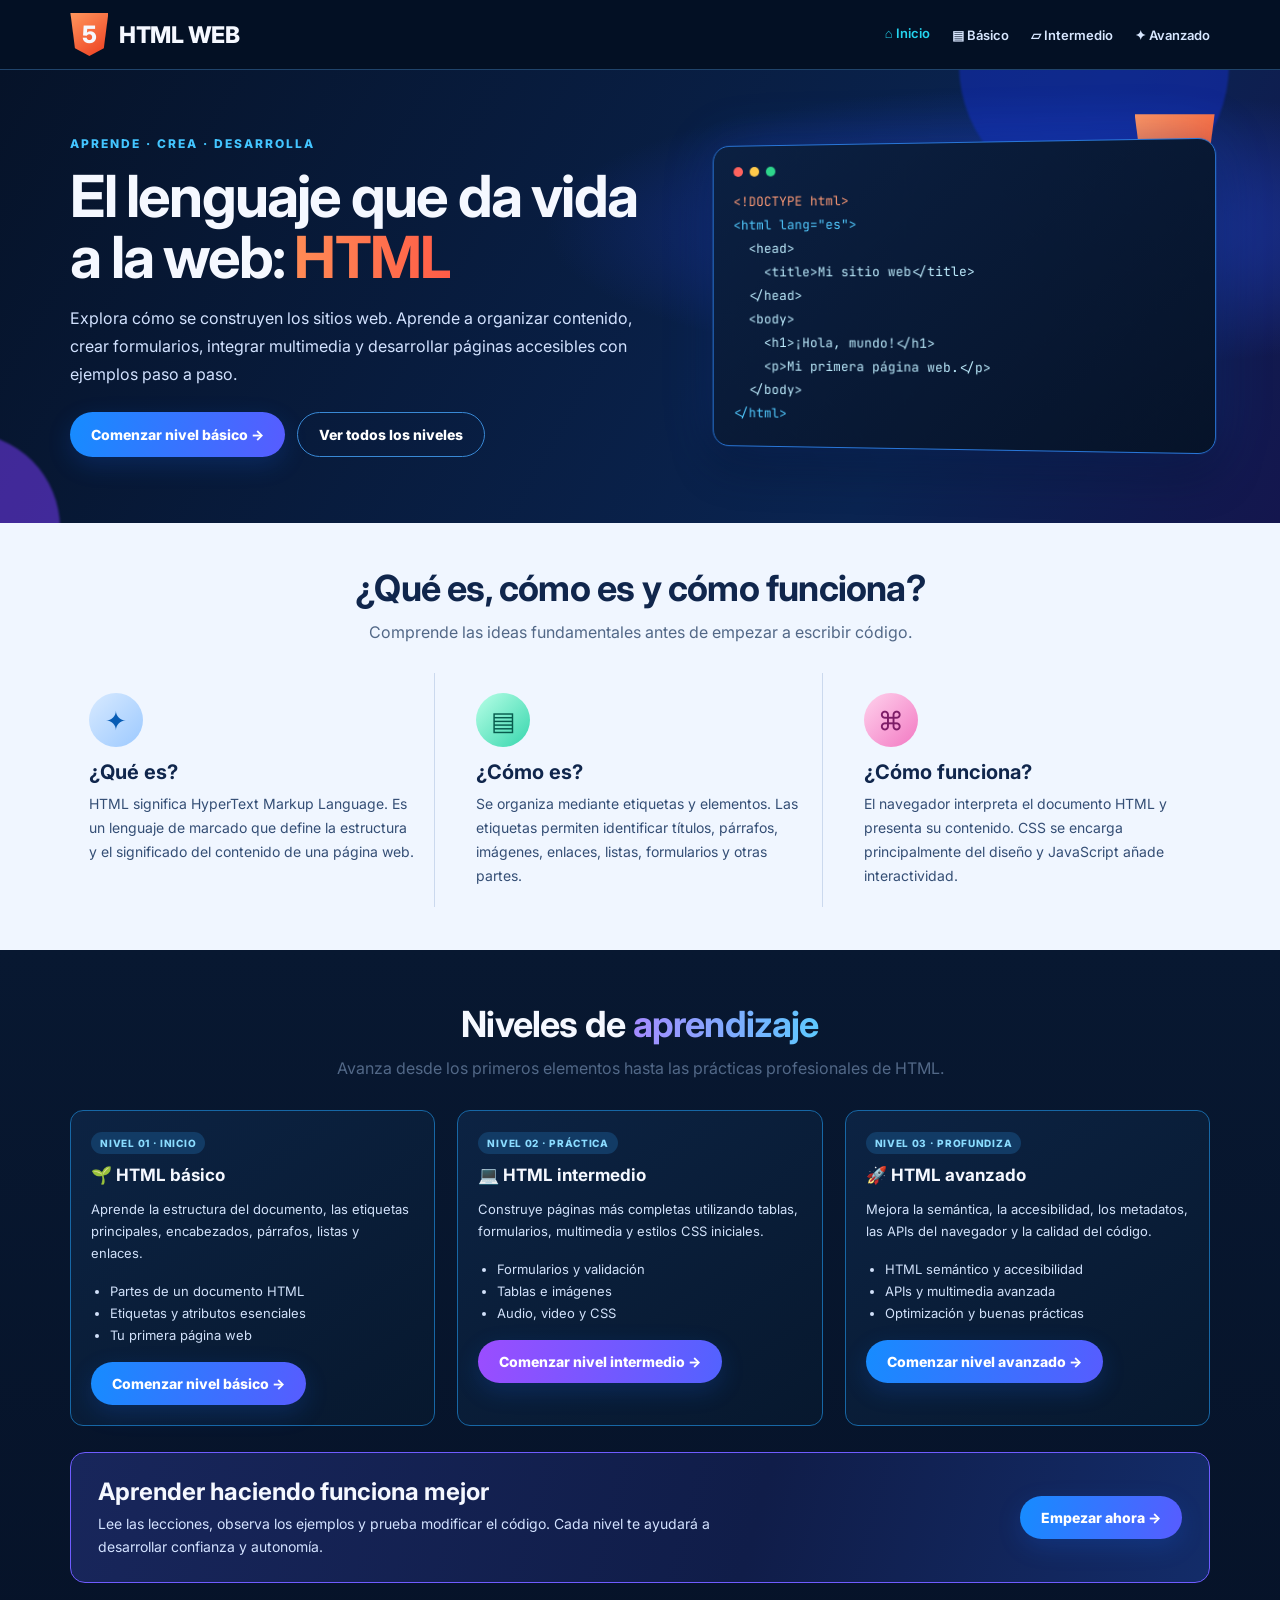
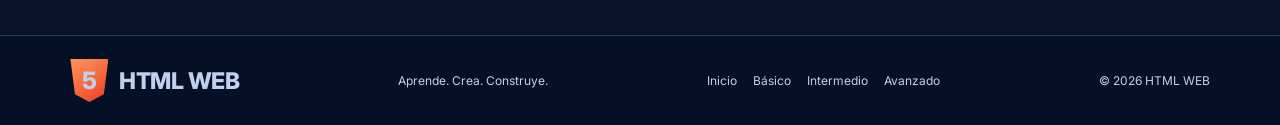
<file: index.html>
<!DOCTYPE html>
<!DOCTYPE html>
<html lang="es">
 <head>
  <meta charset="utf-8"/>
  <meta content="width=device-width, initial-scale=1.0" name="viewport"/>
  <meta content="Aprende HTML desde cero con gu&iacute;as, ejemplos y actividades pr&aacute;cticas." name="description"/>
  <title>
   Aprende HTML | HTML WEB
  </title>
  <link href="styles.css" rel="stylesheet"/>
  <script defer="" src="script.js">
  </script>
 </head>
 <body>
  <header class="site-header">
   <a class="brand" href="index.html">
    <span class="shield">
     5
    </span>
    HTML WEB
   </a>
   <nav aria-label="Navegaci&oacute;n principal" class="nav">
    <a class="active" href="index.html">
     ⌂ Inicio
    </a>
    <a class="" href="basico.html">
     ▤ B&aacute;sico
    </a>
    <a class="" href="intermedio.html">
     &fltns; Intermedio
    </a>
    <a class="" href="avanzado.html">
     ✦ Avanzado
    </a>
   </nav>
  </header>
  <main>
   <section class="hero" id="inicio">
    <div class="reveal">
     <div class="eyebrow">
      Aprende &middot; Crea &middot; Desarrolla
     </div>
     <h1>
      El lenguaje que da vida a la web:
      <span class="gradient-text">
       HTML
      </span>
     </h1>
     <p>
      Explora c&oacute;mo se construyen los sitios web. Aprende a organizar contenido, crear formularios, integrar multimedia y desarrollar p&aacute;ginas accesibles con ejemplos paso a paso.
     </p>
     <div class="actions">
      <a class="btn" href="basico.html">
       Comenzar nivel b&aacute;sico &rarr;
      </a>
      <a class="btn secondary" href="#niveles">
       Ver todos los niveles
      </a>
     </div>
    </div>
    <div class="hero-art reveal delay-2">
     <div class="float-badge">
      5
     </div>
     <div class="code-window">
      <div class="dots">
       <i>
       </i>
       <i>
       </i>
       <i>
       </i>
      </div>
      <span class="code-orange">
       &lt;!DOCTYPE html&gt;
      </span>
      <br/>
      <span class="code-blue">
       &lt;html lang="es"&gt;
      </span>
      <br/>
      &nbsp;&nbsp;&lt;head&gt;
      <br/>
      &nbsp;&nbsp;&nbsp;&nbsp;&lt;title&gt;Mi sitio web&lt;/title&gt;
      <br/>
      &nbsp;&nbsp;&lt;/head&gt;
      <br/>
      &nbsp;&nbsp;&lt;body&gt;
      <br/>
      &nbsp;&nbsp;&nbsp;&nbsp;&lt;h1&gt;&iexcl;Hola, mundo!&lt;/h1&gt;
      <br/>
      &nbsp;&nbsp;&nbsp;&nbsp;&lt;p&gt;Mi primera p&aacute;gina web.&lt;/p&gt;
      <br/>
      &nbsp;&nbsp;&lt;/body&gt;
      <br/>
      <span class="code-blue">
       &lt;/html&gt;
      </span>
     </div>
    </div>
   </section>
   <section class="light-section">
    <div class="section-heading reveal">
     <h2>
      &iquest;Qu&eacute; es, c&oacute;mo es y c&oacute;mo funciona?
     </h2>
     <p>
      Comprende las ideas fundamentales antes de empezar a escribir c&oacute;digo.
     </p>
    </div>
    <div class="grid-3">
     <article class="info-card reveal scroll-reveal">
      <div class="icon">
       ✦
      </div>
      <h3>
       &iquest;Qu&eacute; es?
      </h3>
      <p>
       HTML significa HyperText Markup Language. Es un lenguaje de marcado que define la estructura y el significado del contenido de una p&aacute;gina web.
      </p>
     </article>
     <article class="info-card reveal scroll-reveal delay-1">
      <div class="icon mint">
       ▤
      </div>
      <h3>
       &iquest;C&oacute;mo es?
      </h3>
      <p>
       Se organiza mediante etiquetas y elementos. Las etiquetas permiten identificar t&iacute;tulos, p&aacute;rrafos, im&aacute;genes, enlaces, listas, formularios y otras partes.
      </p>
     </article>
     <article class="info-card reveal scroll-reveal delay-2">
      <div class="icon pink">
       ⌘
      </div>
      <h3>
       &iquest;C&oacute;mo funciona?
      </h3>
      <p>
       El navegador interpreta el documento HTML y presenta su contenido. CSS se encarga principalmente del dise&ntilde;o y JavaScript a&ntilde;ade interactividad.
      </p>
     </article>
    </div>
   </section>
   <section class="dark-section" id="niveles">
    <div class="section-heading reveal">
     <h2>
      Niveles de
      <span class="purple-text">
       aprendizaje
      </span>
     </h2>
     <p>
      Avanza desde los primeros elementos hasta las pr&aacute;cticas profesionales de HTML.
     </p>
    </div>
    <div class="grid-3">
     <article class="lesson-card reveal scroll-reveal">
      <span class="tag">
       NIVEL 01 &middot; INICIO
      </span>
      <h3>
       🌱 HTML b&aacute;sico
      </h3>
      <p>
       Aprende la estructura del documento, las etiquetas principales, encabezados, p&aacute;rrafos, listas y enlaces.
      </p>
      <ul>
       <li>
        Partes de un documento HTML
       </li>
       <li>
        Etiquetas y atributos esenciales
       </li>
       <li>
        Tu primera p&aacute;gina web
       </li>
      </ul>
      <a class="btn" href="basico.html">
       Comenzar nivel b&aacute;sico &rarr;
      </a>
     </article>
     <article class="lesson-card reveal scroll-reveal delay-1">
      <span class="tag">
       NIVEL 02 &middot; PR&Aacute;CTICA
      </span>
      <h3>
       💻 HTML intermedio
      </h3>
      <p>
       Construye p&aacute;ginas m&aacute;s completas utilizando tablas, formularios, multimedia y estilos CSS iniciales.
      </p>
      <ul>
       <li>
        Formularios y validaci&oacute;n
       </li>
       <li>
        Tablas e im&aacute;genes
       </li>
       <li>
        Audio, video y CSS
       </li>
      </ul>
      <a class="btn violet" href="intermedio.html">
       Comenzar nivel intermedio &rarr;
      </a>
     </article>
     <article class="lesson-card reveal scroll-reveal delay-2">
      <span class="tag">
       NIVEL 03 &middot; PROFUNDIZA
      </span>
      <h3>
       🚀 HTML avanzado
      </h3>
      <p>
       Mejora la sem&aacute;ntica, la accesibilidad, los metadatos, las APIs del navegador y la calidad del c&oacute;digo.
      </p>
      <ul>
       <li>
        HTML sem&aacute;ntico y accesibilidad
       </li>
       <li>
        APIs y multimedia avanzada
       </li>
       <li>
        Optimizaci&oacute;n y buenas pr&aacute;cticas
       </li>
      </ul>
      <a class="btn" href="avanzado.html">
       Comenzar nivel avanzado &rarr;
      </a>
     </article>
    </div>
    <div class="callout reveal scroll-reveal">
     <div class="callout-copy">
      <h2>
       Aprender haciendo funciona mejor
      </h2>
      <p>
       Lee las lecciones, observa los ejemplos y prueba modificar el c&oacute;digo. Cada nivel te ayudar&aacute; a desarrollar confianza y autonom&iacute;a.
      </p>
     </div>
     <a class="btn" href="basico.html">
      Empezar ahora &rarr;
     </a>
    </div>
   </section>
  </main>
  <footer class="site-footer">
   <a class="brand" href="index.html">
    <span class="shield">
     5
    </span>
    HTML WEB
   </a>
   <span>
    Aprende. Crea. Construye.
   </span>
   <div class="footer-links">
    <a href="index.html">
     Inicio
    </a>
    <a href="basico.html">
     B&aacute;sico
    </a>
    <a href="intermedio.html">
     Intermedio
    </a>
    <a href="avanzado.html">
     Avanzado
    </a>
   </div>
   <span>
    &copy;
    <span data-year="">
     2026
    </span>
    HTML WEB
   </span>
  </footer>
 </body>
</html>
</file>
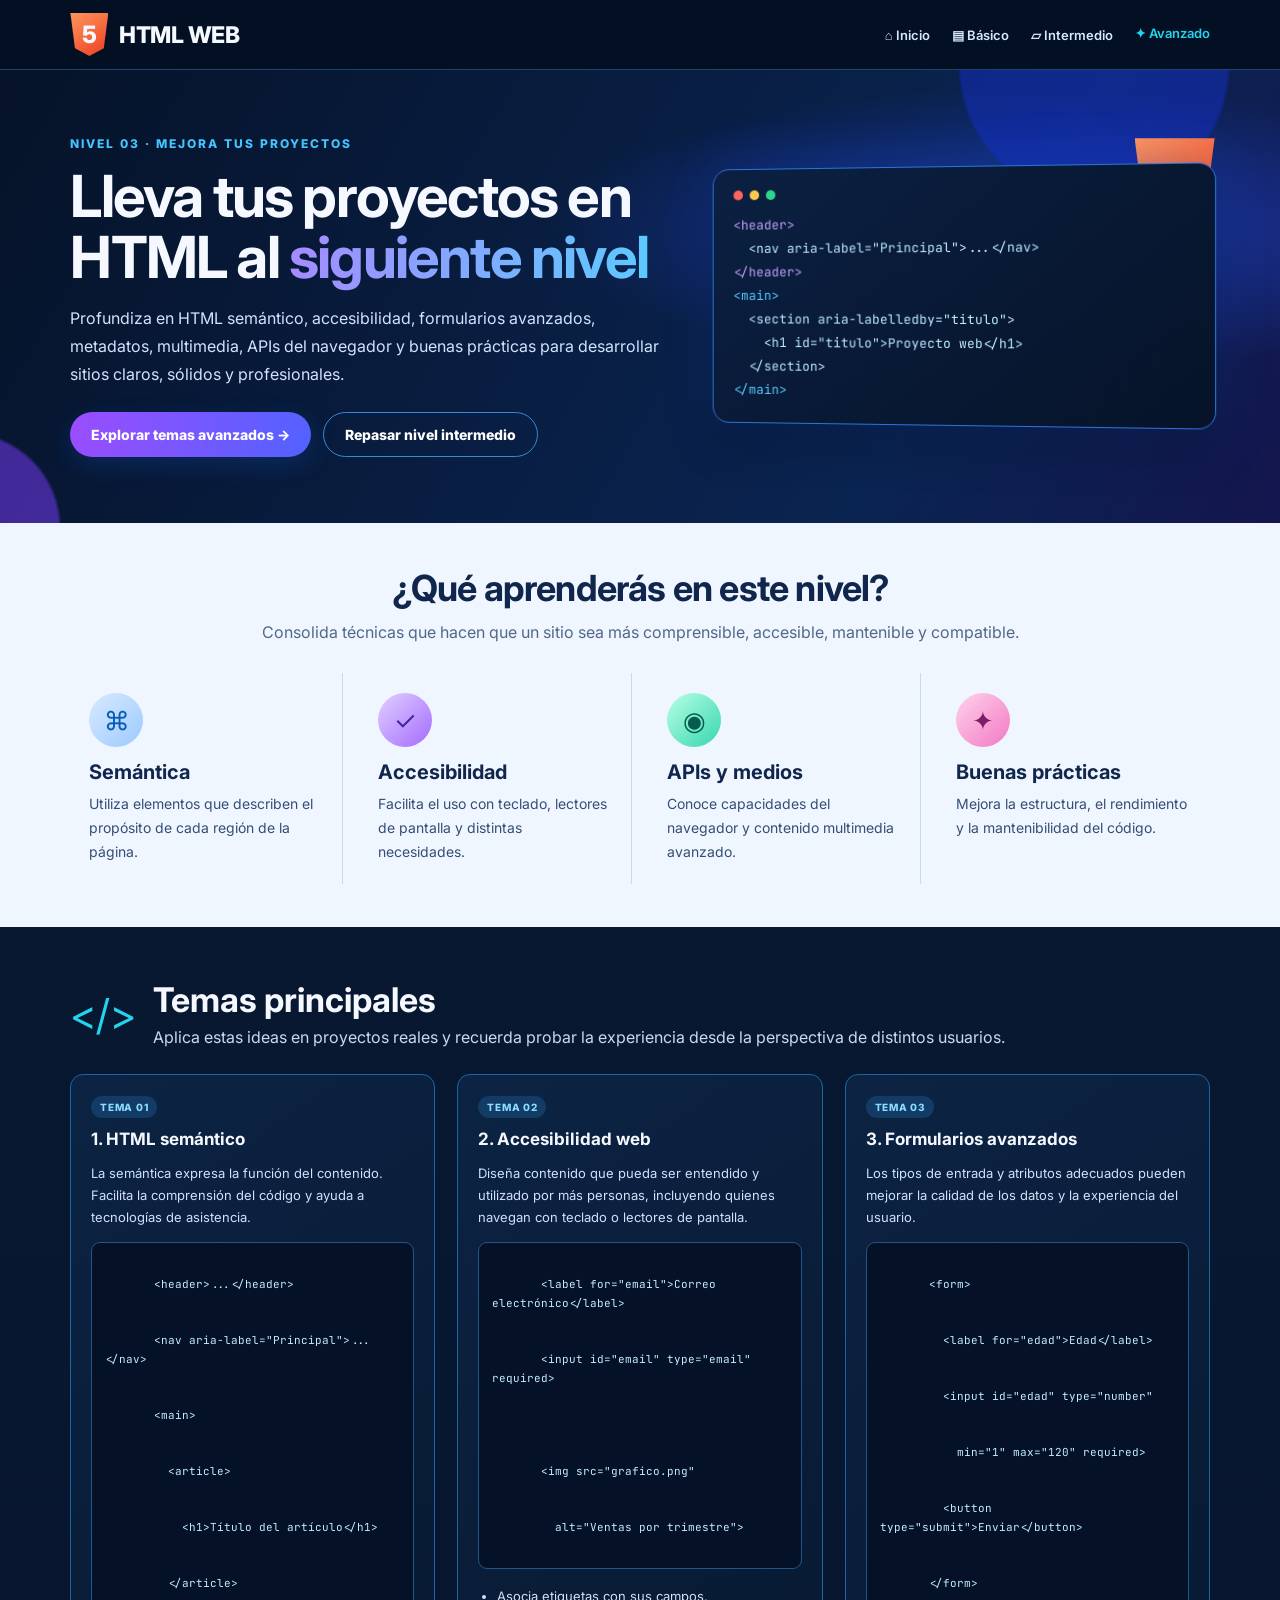
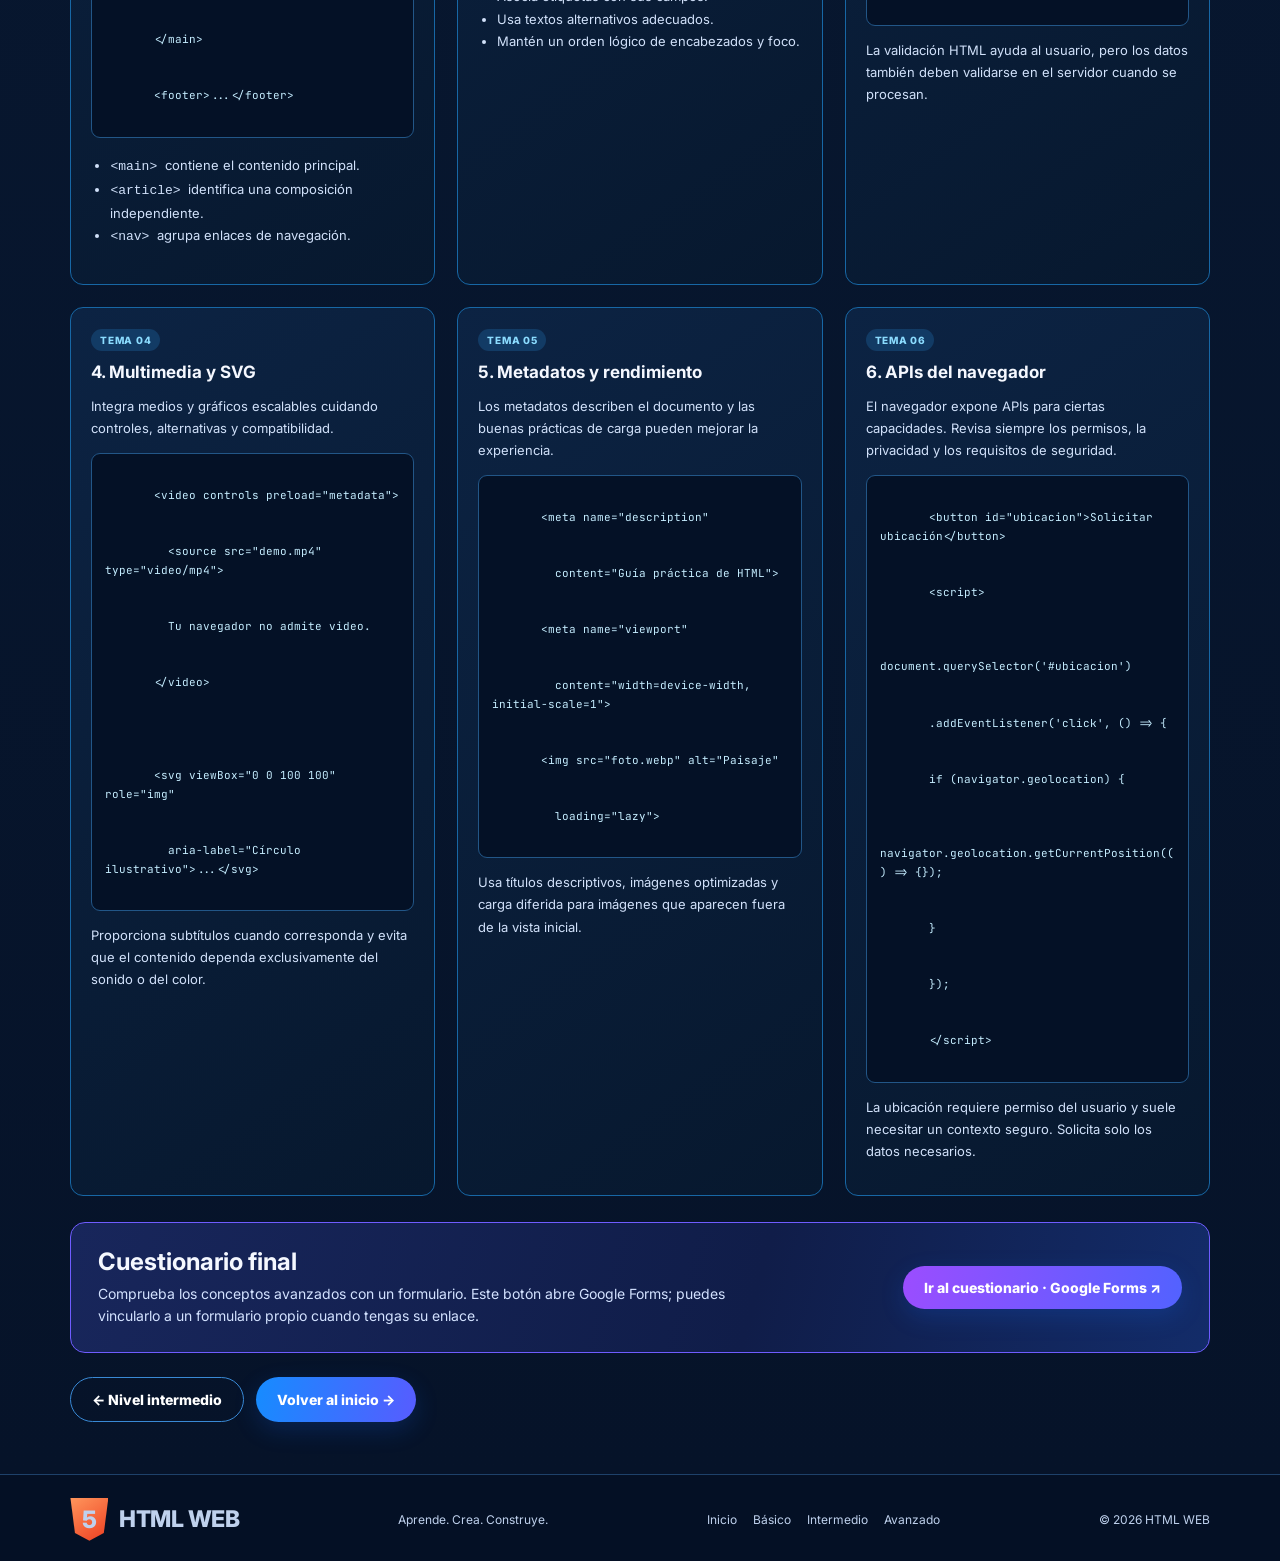
<file: avanzado.html>
<!DOCTYPE html>
<!DOCTYPE html>
<html lang="es">
 <head>
  <meta charset="utf-8"/>
  <meta content="width=device-width, initial-scale=1.0" name="viewport"/>
  <meta content="Aprende HTML desde cero con gu&iacute;as, ejemplos y actividades pr&aacute;cticas." name="description"/>
  <title>
   Nivel avanzado | HTML WEB
  </title>
  <link href="styles.css" rel="stylesheet"/>
  <script defer="" src="script.js">
  </script>
 </head>
 <body>
  <header class="site-header">
   <a class="brand" href="index.html">
    <span class="shield">
     5
    </span>
    HTML WEB
   </a>
   <nav aria-label="Navegaci&oacute;n principal" class="nav">
    <a class="" href="index.html">
     ⌂ Inicio
    </a>
    <a class="" href="basico.html">
     ▤ B&aacute;sico
    </a>
    <a class="" href="intermedio.html">
     &fltns; Intermedio
    </a>
    <a class="active" href="avanzado.html">
     ✦ Avanzado
    </a>
   </nav>
  </header>
  <main>
   <section class="hero">
    <div class="reveal">
     <div class="eyebrow">
      Nivel 03 &middot; Mejora tus proyectos
     </div>
     <h1>
      Lleva tus proyectos en HTML al
      <span class="purple-text">
       siguiente nivel
      </span>
     </h1>
     <p>
      Profundiza en HTML sem&aacute;ntico, accesibilidad, formularios avanzados, metadatos, multimedia, APIs del navegador y buenas pr&aacute;cticas para desarrollar sitios claros, s&oacute;lidos y profesionales.
     </p>
     <div class="actions">
      <a class="btn violet" href="#temas">
       Explorar temas avanzados &rarr;
      </a>
      <a class="btn secondary" href="intermedio.html">
       Repasar nivel intermedio
      </a>
     </div>
    </div>
    <div class="hero-art reveal delay-2">
     <div class="float-badge">
      5
     </div>
     <div class="code-window">
      <div class="dots">
       <i>
       </i>
       <i>
       </i>
       <i>
       </i>
      </div>
      <span class="code-purple">
       &lt;header&gt;
      </span>
      <br/>
      &nbsp;&nbsp;&lt;nav aria-label="Principal"&gt;...&lt;/nav&gt;
      <br/>
      <span class="code-purple">
       &lt;/header&gt;
      </span>
      <br/>
      <span class="code-blue">
       &lt;main&gt;
      </span>
      <br/>
      &nbsp;&nbsp;&lt;section aria-labelledby="titulo"&gt;
      <br/>
      &nbsp;&nbsp;&nbsp;&nbsp;&lt;h1 id="titulo"&gt;Proyecto web&lt;/h1&gt;
      <br/>
      &nbsp;&nbsp;&lt;/section&gt;
      <br/>
      <span class="code-blue">
       &lt;/main&gt;
      </span>
     </div>
    </div>
   </section>
   <section class="light-section">
    <div class="section-heading reveal">
     <h2>
      &iquest;Qu&eacute; aprender&aacute;s en este nivel?
     </h2>
     <p>
      Consolida t&eacute;cnicas que hacen que un sitio sea m&aacute;s comprensible, accesible, mantenible y compatible.
     </p>
    </div>
    <div class="grid-4">
     <article class="info-card reveal scroll-reveal">
      <div class="icon">
       ⌘
      </div>
      <h3>
       Sem&aacute;ntica
      </h3>
      <p>
       Utiliza elementos que describen el prop&oacute;sito de cada regi&oacute;n de la p&aacute;gina.
      </p>
     </article>
     <article class="info-card reveal scroll-reveal delay-1">
      <div class="icon purple">
       &checkmark;
      </div>
      <h3>
       Accesibilidad
      </h3>
      <p>
       Facilita el uso con teclado, lectores de pantalla y distintas necesidades.
      </p>
     </article>
     <article class="info-card reveal scroll-reveal delay-2">
      <div class="icon mint">
       ◉
      </div>
      <h3>
       APIs y medios
      </h3>
      <p>
       Conoce capacidades del navegador y contenido multimedia avanzado.
      </p>
     </article>
     <article class="info-card reveal scroll-reveal delay-3">
      <div class="icon pink">
       ✦
      </div>
      <h3>
       Buenas pr&aacute;cticas
      </h3>
      <p>
       Mejora la estructura, el rendimiento y la mantenibilidad del c&oacute;digo.
      </p>
     </article>
    </div>
   </section>
   <section class="dark-section" id="temas">
    <div class="section-title reveal">
     <span class="big-icon">
      &lt;/&gt;
     </span>
     <div>
      <h2>
       Temas principales
      </h2>
      <p>
       Aplica estas ideas en proyectos reales y recuerda probar la experiencia desde la perspectiva de distintos usuarios.
      </p>
     </div>
    </div>
    <div class="grid-3">
     <article class="lesson-card reveal scroll-reveal">
      <span class="tag">
       TEMA 01
      </span>
      <h3>
       1. HTML sem&aacute;ntico
      </h3>
      <p>
       La sem&aacute;ntica expresa la funci&oacute;n del contenido. Facilita la comprensi&oacute;n del c&oacute;digo y ayuda a tecnolog&iacute;as de asistencia.
      </p>
      <div class="snippet">
       &lt;header&gt;...&lt;/header&gt;
       <br/>
       &lt;nav aria-label="Principal"&gt;...&lt;/nav&gt;
       <br/>
       &lt;main&gt;
       <br/>
       &nbsp;&nbsp;&lt;article&gt;
       <br/>
       &nbsp;&nbsp;&nbsp;&nbsp;&lt;h1&gt;T&iacute;tulo del art&iacute;culo&lt;/h1&gt;
       <br/>
       &nbsp;&nbsp;&lt;/article&gt;
       <br/>
       &lt;/main&gt;
       <br/>
       &lt;footer&gt;...&lt;/footer&gt;
      </div>
      <ul>
       <li>
        <code>
         &lt;main&gt;
        </code>
        contiene el contenido principal.
       </li>
       <li>
        <code>
         &lt;article&gt;
        </code>
        identifica una composici&oacute;n independiente.
       </li>
       <li>
        <code>
         &lt;nav&gt;
        </code>
        agrupa enlaces de navegaci&oacute;n.
       </li>
      </ul>
     </article>
     <article class="lesson-card reveal scroll-reveal delay-1">
      <span class="tag">
       TEMA 02
      </span>
      <h3>
       2. Accesibilidad web
      </h3>
      <p>
       Dise&ntilde;a contenido que pueda ser entendido y utilizado por m&aacute;s personas, incluyendo quienes navegan con teclado o lectores de pantalla.
      </p>
      <div class="snippet">
       &lt;label for="email"&gt;Correo electr&oacute;nico&lt;/label&gt;
       <br/>
       &lt;input id="email" type="email" required&gt;
       <br/>
       <br/>
       &lt;img src="grafico.png"
       <br/>
       &nbsp;&nbsp;alt="Ventas por trimestre"&gt;
      </div>
      <ul>
       <li>
        Asocia etiquetas con sus campos.
       </li>
       <li>
        Usa textos alternativos adecuados.
       </li>
       <li>
        Mant&eacute;n un orden l&oacute;gico de encabezados y foco.
       </li>
      </ul>
     </article>
     <article class="lesson-card reveal scroll-reveal delay-2">
      <span class="tag">
       TEMA 03
      </span>
      <h3>
       3. Formularios avanzados
      </h3>
      <p>
       Los tipos de entrada y atributos adecuados pueden mejorar la calidad de los datos y la experiencia del usuario.
      </p>
      <div class="snippet">
       &lt;form&gt;
       <br/>
       &nbsp;&nbsp;&lt;label for="edad"&gt;Edad&lt;/label&gt;
       <br/>
       &nbsp;&nbsp;&lt;input id="edad" type="number"
       <br/>
       &nbsp;&nbsp;&nbsp;&nbsp;min="1" max="120" required&gt;
       <br/>
       &nbsp;&nbsp;&lt;button type="submit"&gt;Enviar&lt;/button&gt;
       <br/>
       &lt;/form&gt;
      </div>
      <p>
       La validaci&oacute;n HTML ayuda al usuario, pero los datos tambi&eacute;n deben validarse en el servidor cuando se procesan.
      </p>
     </article>
     <article class="lesson-card reveal scroll-reveal">
      <span class="tag">
       TEMA 04
      </span>
      <h3>
       4. Multimedia y SVG
      </h3>
      <p>
       Integra medios y gr&aacute;ficos escalables cuidando controles, alternativas y compatibilidad.
      </p>
      <div class="snippet">
       &lt;video controls preload="metadata"&gt;
       <br/>
       &nbsp;&nbsp;&lt;source src="demo.mp4" type="video/mp4"&gt;
       <br/>
       &nbsp;&nbsp;Tu navegador no admite video.
       <br/>
       &lt;/video&gt;
       <br/>
       <br/>
       &lt;svg viewBox="0 0 100 100" role="img"
       <br/>
       &nbsp;&nbsp;aria-label="C&iacute;rculo ilustrativo"&gt;...&lt;/svg&gt;
      </div>
      <p>
       Proporciona subt&iacute;tulos cuando corresponda y evita que el contenido dependa exclusivamente del sonido o del color.
      </p>
     </article>
     <article class="lesson-card reveal scroll-reveal delay-1">
      <span class="tag">
       TEMA 05
      </span>
      <h3>
       5. Metadatos y rendimiento
      </h3>
      <p>
       Los metadatos describen el documento y las buenas pr&aacute;cticas de carga pueden mejorar la experiencia.
      </p>
      <div class="snippet">
       &lt;meta name="description"
       <br/>
       &nbsp;&nbsp;content="Gu&iacute;a pr&aacute;ctica de HTML"&gt;
       <br/>
       &lt;meta name="viewport"
       <br/>
       &nbsp;&nbsp;content="width=device-width, initial-scale=1"&gt;
       <br/>
       &lt;img src="foto.webp" alt="Paisaje"
       <br/>
       &nbsp;&nbsp;loading="lazy"&gt;
      </div>
      <p>
       Usa t&iacute;tulos descriptivos, im&aacute;genes optimizadas y carga diferida para im&aacute;genes que aparecen fuera de la vista inicial.
      </p>
     </article>
     <article class="lesson-card reveal scroll-reveal delay-2">
      <span class="tag">
       TEMA 06
      </span>
      <h3>
       6. APIs del navegador
      </h3>
      <p>
       El navegador expone APIs para ciertas capacidades. Revisa siempre los permisos, la privacidad y los requisitos de seguridad.
      </p>
      <div class="snippet">
       &lt;button id="ubicacion"&gt;Solicitar ubicaci&oacute;n&lt;/button&gt;
       <br/>
       &lt;script&gt;
       <br/>
       document.querySelector('#ubicacion')
       <br/>
       .addEventListener('click', () =&gt; {
       <br/>
       if (navigator.geolocation) {
       <br/>
       navigator.geolocation.getCurrentPosition(() =&gt; {});
       <br/>
       }
       <br/>
       });
       <br/>
       &lt;/script&gt;
      </div>
      <p>
       La ubicaci&oacute;n requiere permiso del usuario y suele necesitar un contexto seguro. Solicita solo los datos necesarios.
      </p>
     </article>
    </div>
    <div class="callout reveal scroll-reveal">
     <div class="callout-copy">
      <h2>
       Cuestionario final
      </h2>
      <p>
       Comprueba los conceptos avanzados con un formulario. Este bot&oacute;n abre Google Forms; puedes vincularlo a un formulario propio cuando tengas su enlace.
      </p>
     </div>
     <a class="btn violet" href="https://forms.google.com/" rel="noopener" target="_blank">
      Ir al cuestionario &middot; Google Forms &nearrow;
     </a>
    </div>
    <div class="actions">
     <a class="btn secondary" href="intermedio.html">
      &larr; Nivel intermedio
     </a>
     <a class="btn" href="index.html">
      Volver al inicio &rarr;
     </a>
    </div>
   </section>
  </main>
  <footer class="site-footer">
   <a class="brand" href="index.html">
    <span class="shield">
     5
    </span>
    HTML WEB
   </a>
   <span>
    Aprende. Crea. Construye.
   </span>
   <div class="footer-links">
    <a href="index.html">
     Inicio
    </a>
    <a href="basico.html">
     B&aacute;sico
    </a>
    <a href="intermedio.html">
     Intermedio
    </a>
    <a href="avanzado.html">
     Avanzado
    </a>
   </div>
   <span>
    &copy;
    <span data-year="">
     2026
    </span>
    HTML WEB
   </span>
  </footer>
 </body>
</html>
</file>
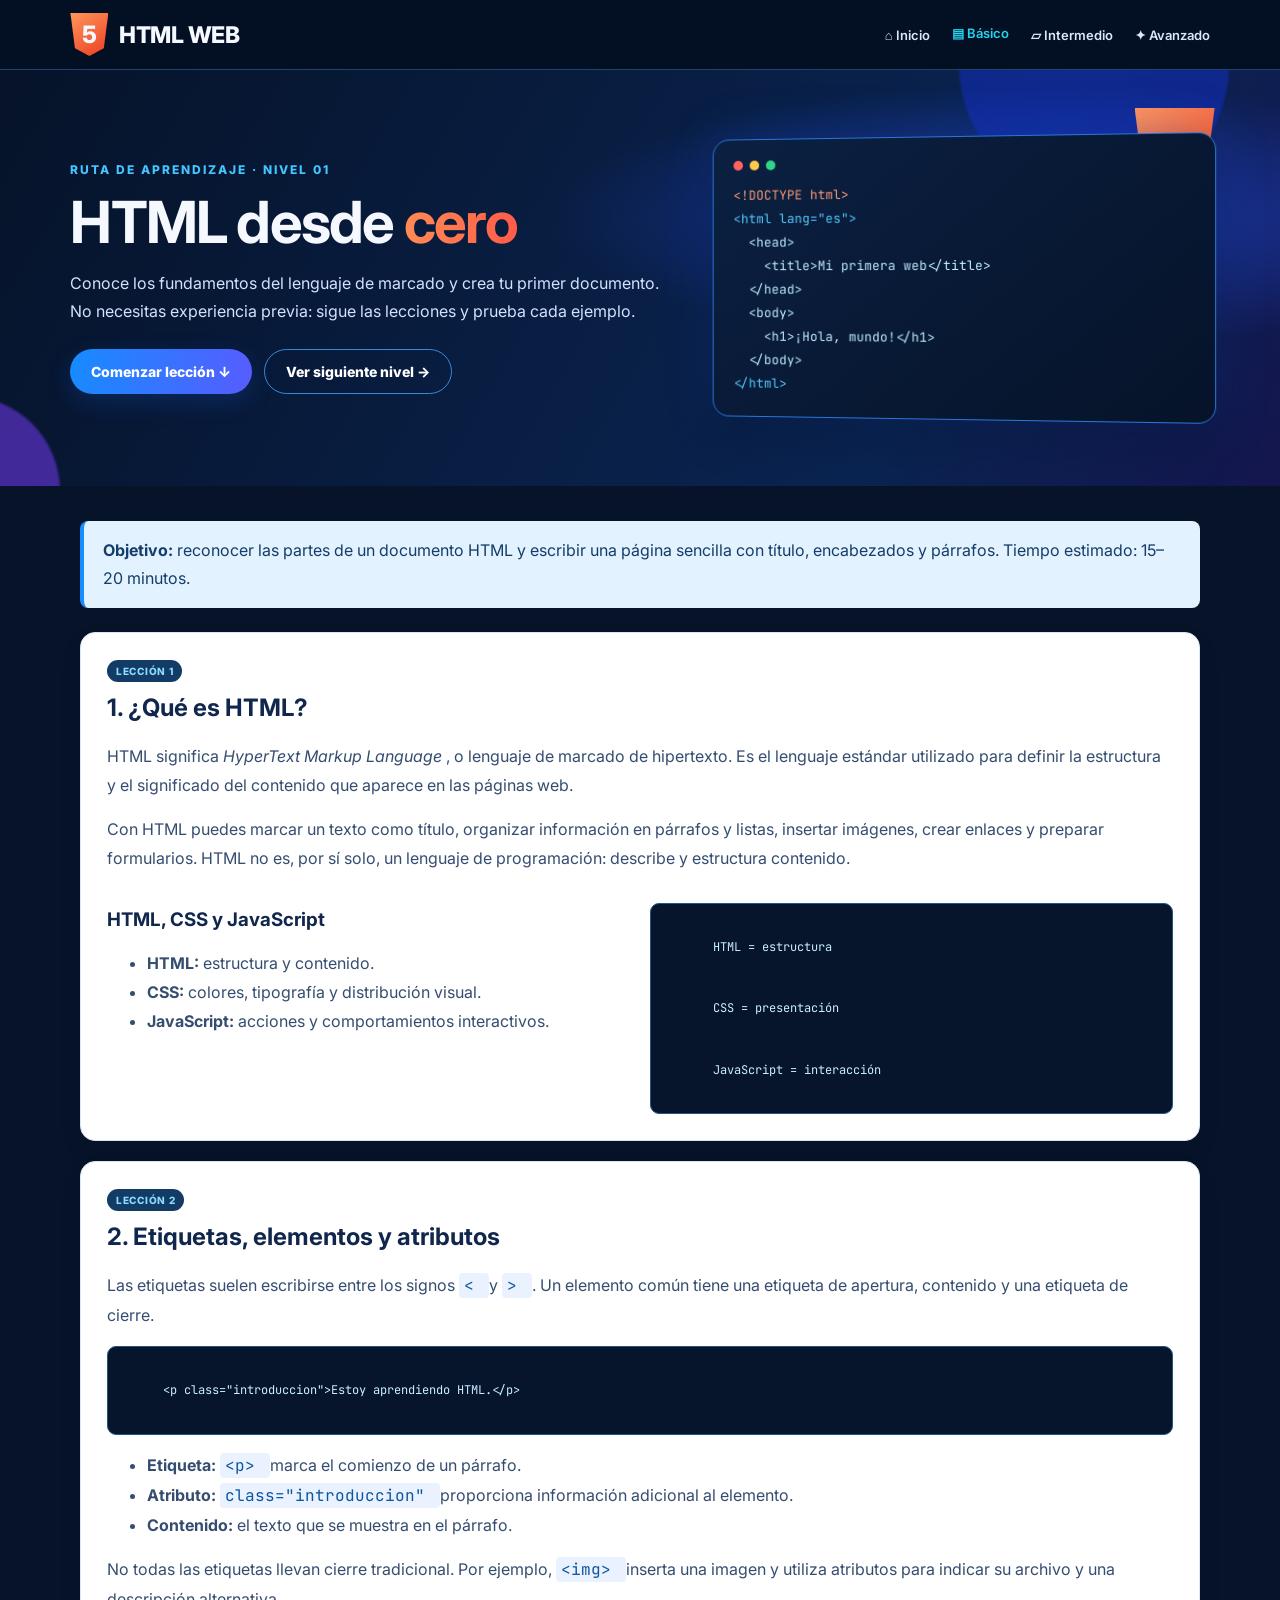
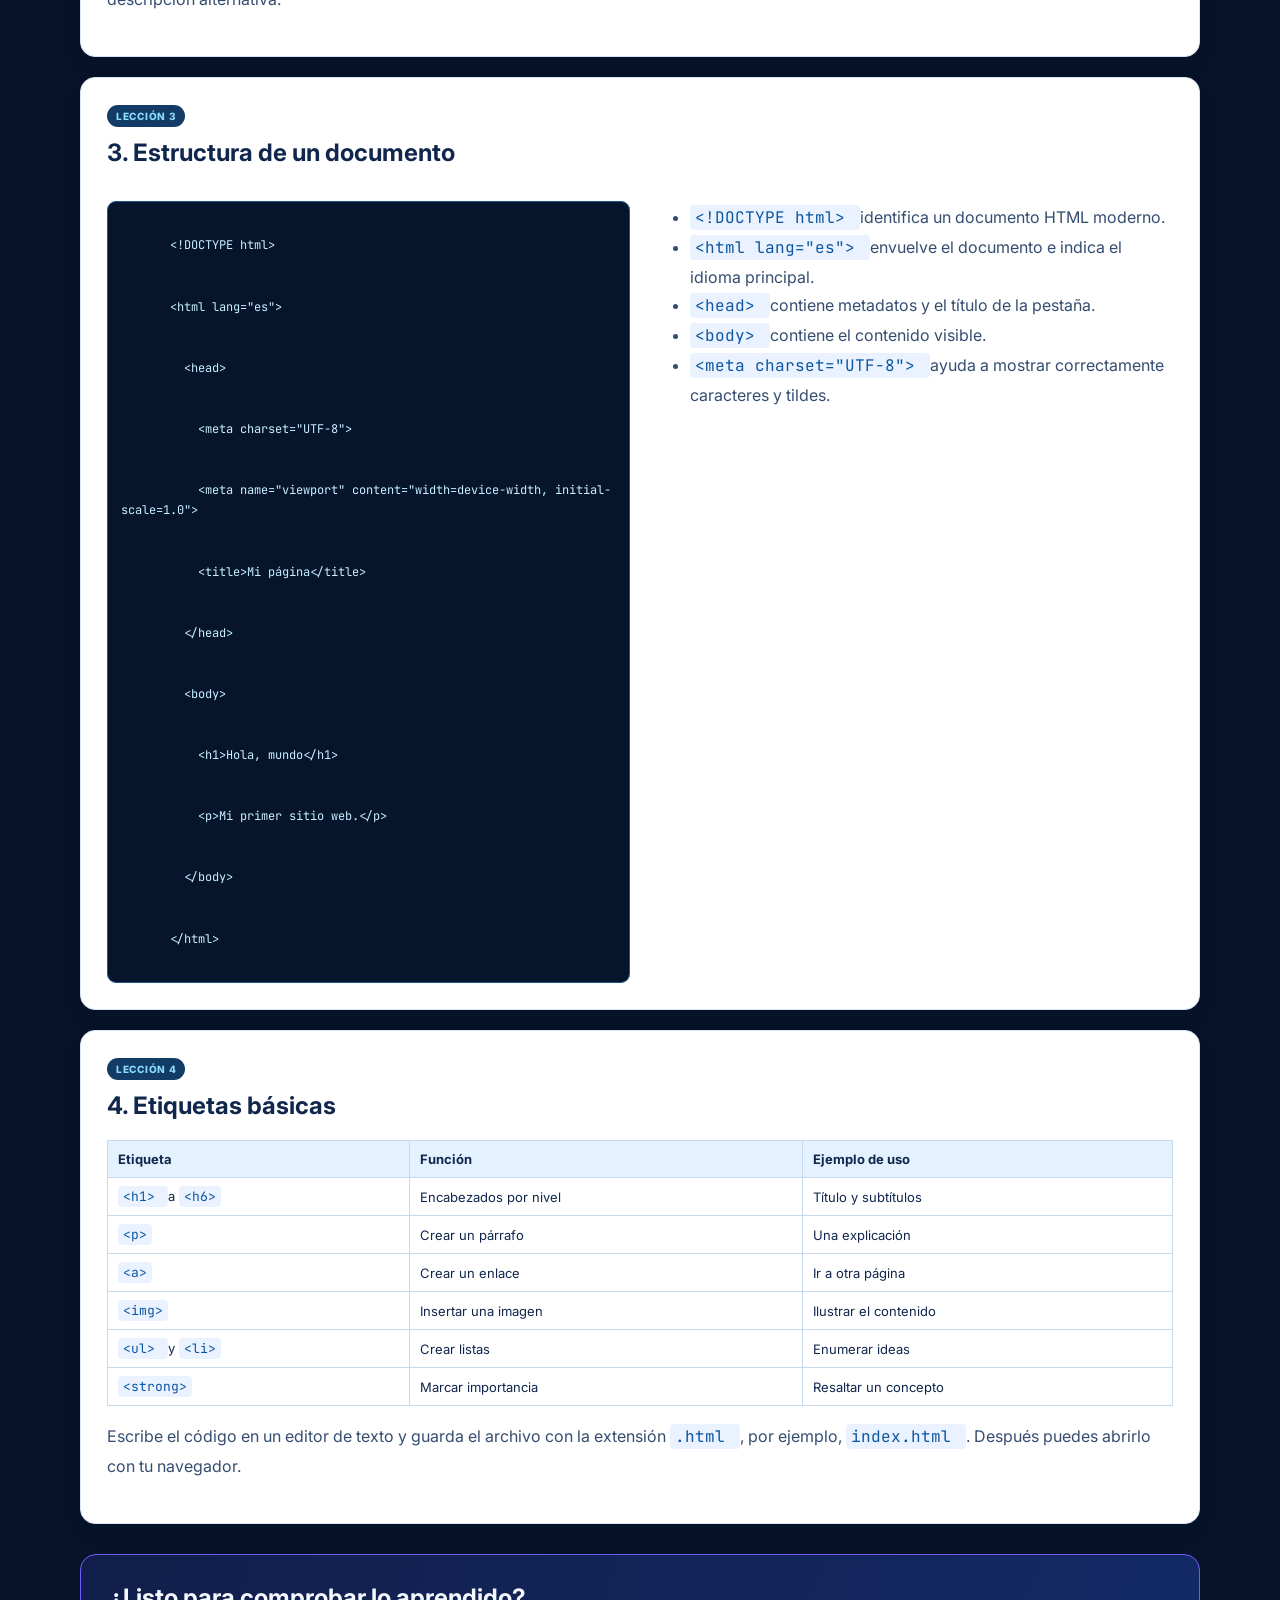
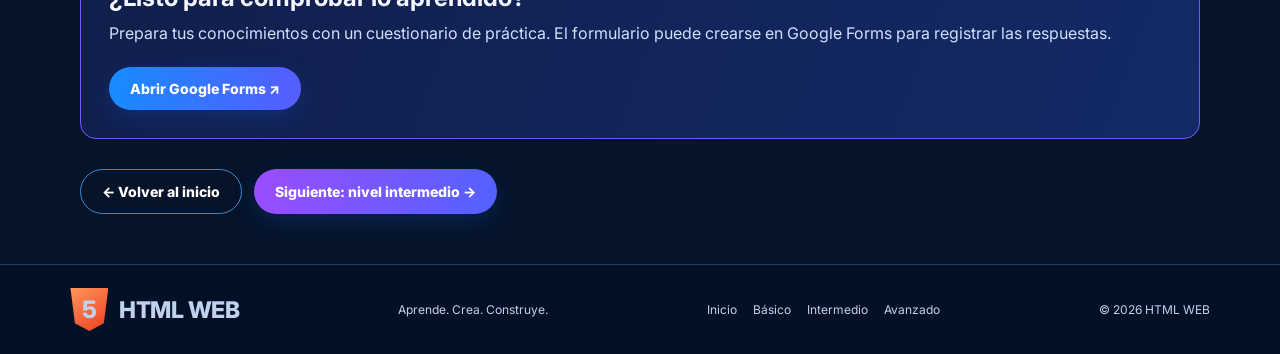
<file: basico.html>
<!DOCTYPE html>
<!DOCTYPE html>
<html lang="es">
 <head>
  <meta charset="utf-8"/>
  <meta content="width=device-width, initial-scale=1.0" name="viewport"/>
  <meta content="Aprende HTML desde cero con gu&iacute;as, ejemplos y actividades pr&aacute;cticas." name="description"/>
  <title>
   Nivel b&aacute;sico | HTML WEB
  </title>
  <link href="styles.css" rel="stylesheet"/>
  <script defer="" src="script.js">
  </script>
 </head>
 <body>
  <header class="site-header">
   <a class="brand" href="index.html">
    <span class="shield">
     5
    </span>
    HTML WEB
   </a>
   <nav aria-label="Navegaci&oacute;n principal" class="nav">
    <a class="" href="index.html">
     ⌂ Inicio
    </a>
    <a class="active" href="basico.html">
     ▤ B&aacute;sico
    </a>
    <a class="" href="intermedio.html">
     &fltns; Intermedio
    </a>
    <a class="" href="avanzado.html">
     ✦ Avanzado
    </a>
   </nav>
  </header>
  <main>
   <section class="hero">
    <div class="reveal">
     <div class="eyebrow">
      Ruta de aprendizaje &middot; Nivel 01
     </div>
     <h1>
      HTML desde
      <span class="gradient-text">
       cero
      </span>
     </h1>
     <p>
      Conoce los fundamentos del lenguaje de marcado y crea tu primer documento. No necesitas experiencia previa: sigue las lecciones y prueba cada ejemplo.
     </p>
     <div class="actions">
      <a class="btn" href="#leccion1">
       Comenzar lecci&oacute;n &darr;
      </a>
      <a class="btn secondary" href="intermedio.html">
       Ver siguiente nivel &rarr;
      </a>
     </div>
    </div>
    <div class="hero-art reveal delay-2">
     <div class="float-badge">
      5
     </div>
     <div class="code-window">
      <div class="dots">
       <i>
       </i>
       <i>
       </i>
       <i>
       </i>
      </div>
      <span class="code-orange">
       &lt;!DOCTYPE html&gt;
      </span>
      <br/>
      <span class="code-blue">
       &lt;html lang="es"&gt;
      </span>
      <br/>
      &nbsp;&nbsp;&lt;head&gt;
      <br/>
      &nbsp;&nbsp;&nbsp;&nbsp;&lt;title&gt;Mi primera web&lt;/title&gt;
      <br/>
      &nbsp;&nbsp;&lt;/head&gt;
      <br/>
      &nbsp;&nbsp;&lt;body&gt;
      <br/>
      &nbsp;&nbsp;&nbsp;&nbsp;&lt;h1&gt;&iexcl;Hola, mundo!&lt;/h1&gt;
      <br/>
      &nbsp;&nbsp;&lt;/body&gt;
      <br/>
      <span class="code-blue">
       &lt;/html&gt;
      </span>
     </div>
    </div>
   </section>
   <div class="content-wrap">
    <div class="note reveal">
     <strong>
      Objetivo:
     </strong>
     reconocer las partes de un documento HTML y escribir una p&aacute;gina sencilla con t&iacute;tulo, encabezados y p&aacute;rrafos. Tiempo estimado: 15&ndash;20 minutos.
    </div>
    <section class="content-card reveal scroll-reveal" id="leccion1">
     <span class="tag">
      LECCI&Oacute;N 1
     </span>
     <h2>
      1. &iquest;Qu&eacute; es HTML?
     </h2>
     <p>
      HTML significa
      <em>
       HyperText Markup Language
      </em>
      , o lenguaje de marcado de hipertexto. Es el lenguaje est&aacute;ndar utilizado para definir la estructura y el significado del contenido que aparece en las p&aacute;ginas web.
     </p>
     <p>
      Con HTML puedes marcar un texto como t&iacute;tulo, organizar informaci&oacute;n en p&aacute;rrafos y listas, insertar im&aacute;genes, crear enlaces y preparar formularios. HTML no es, por s&iacute; solo, un lenguaje de programaci&oacute;n: describe y estructura contenido.
     </p>
     <div class="two-col">
      <div>
       <h3>
        HTML, CSS y JavaScript
       </h3>
       <ul>
        <li>
         <strong>
          HTML:
         </strong>
         estructura y contenido.
        </li>
        <li>
         <strong>
          CSS:
         </strong>
         colores, tipograf&iacute;a y distribuci&oacute;n visual.
        </li>
        <li>
         <strong>
          JavaScript:
         </strong>
         acciones y comportamientos interactivos.
        </li>
       </ul>
      </div>
      <div class="snippet">
       HTML = estructura
       <br/>
       CSS = presentaci&oacute;n
       <br/>
       JavaScript = interacci&oacute;n
      </div>
     </div>
    </section>
    <section class="content-card reveal scroll-reveal">
     <span class="tag">
      LECCI&Oacute;N 2
     </span>
     <h2>
      2. Etiquetas, elementos y atributos
     </h2>
     <p>
      Las etiquetas suelen escribirse entre los signos
      <code>
       &lt;
      </code>
      y
      <code>
       &gt;
      </code>
      . Un elemento com&uacute;n tiene una etiqueta de apertura, contenido y una etiqueta de cierre.
     </p>
     <div class="snippet">
      &lt;p class="introduccion"&gt;Estoy aprendiendo HTML.&lt;/p&gt;
     </div>
     <ul>
      <li>
       <strong>
        Etiqueta:
       </strong>
       <code>
        &lt;p&gt;
       </code>
       marca el comienzo de un p&aacute;rrafo.
      </li>
      <li>
       <strong>
        Atributo:
       </strong>
       <code>
        class="introduccion"
       </code>
       proporciona informaci&oacute;n adicional al elemento.
      </li>
      <li>
       <strong>
        Contenido:
       </strong>
       el texto que se muestra en el p&aacute;rrafo.
      </li>
     </ul>
     <p>
      No todas las etiquetas llevan cierre tradicional. Por ejemplo,
      <code>
       &lt;img&gt;
      </code>
      inserta una imagen y utiliza atributos para indicar su archivo y una descripci&oacute;n alternativa.
     </p>
    </section>
    <section class="content-card reveal scroll-reveal">
     <span class="tag">
      LECCI&Oacute;N 3
     </span>
     <h2>
      3. Estructura de un documento
     </h2>
     <div class="two-col">
      <div class="snippet">
       &lt;!DOCTYPE html&gt;
       <br/>
       &lt;html lang="es"&gt;
       <br/>
       &nbsp;&nbsp;&lt;head&gt;
       <br/>
       &nbsp;&nbsp;&nbsp;&nbsp;&lt;meta charset="UTF-8"&gt;
       <br/>
       &nbsp;&nbsp;&nbsp;&nbsp;&lt;meta name="viewport" content="width=device-width, initial-scale=1.0"&gt;
       <br/>
       &nbsp;&nbsp;&nbsp;&nbsp;&lt;title&gt;Mi p&aacute;gina&lt;/title&gt;
       <br/>
       &nbsp;&nbsp;&lt;/head&gt;
       <br/>
       &nbsp;&nbsp;&lt;body&gt;
       <br/>
       &nbsp;&nbsp;&nbsp;&nbsp;&lt;h1&gt;Hola, mundo&lt;/h1&gt;
       <br/>
       &nbsp;&nbsp;&nbsp;&nbsp;&lt;p&gt;Mi primer sitio web.&lt;/p&gt;
       <br/>
       &nbsp;&nbsp;&lt;/body&gt;
       <br/>
       &lt;/html&gt;
      </div>
      <div>
       <ul>
        <li>
         <code>
          &lt;!DOCTYPE html&gt;
         </code>
         identifica un documento HTML moderno.
        </li>
        <li>
         <code>
          &lt;html lang="es"&gt;
         </code>
         envuelve el documento e indica el idioma principal.
        </li>
        <li>
         <code>
          &lt;head&gt;
         </code>
         contiene metadatos y el t&iacute;tulo de la pesta&ntilde;a.
        </li>
        <li>
         <code>
          &lt;body&gt;
         </code>
         contiene el contenido visible.
        </li>
        <li>
         <code>
          &lt;meta charset="UTF-8"&gt;
         </code>
         ayuda a mostrar correctamente caracteres y tildes.
        </li>
       </ul>
      </div>
     </div>
    </section>
    <section class="content-card reveal scroll-reveal">
     <span class="tag">
      LECCI&Oacute;N 4
     </span>
     <h2>
      4. Etiquetas b&aacute;sicas
     </h2>
     <div class="table-wrap">
      <table>
       <thead>
        <tr>
         <th>
          Etiqueta
         </th>
         <th>
          Funci&oacute;n
         </th>
         <th>
          Ejemplo de uso
         </th>
        </tr>
       </thead>
       <tbody>
        <tr>
         <td>
          <code>
           &lt;h1&gt;
          </code>
          a
          <code>
           &lt;h6&gt;
          </code>
         </td>
         <td>
          Encabezados por nivel
         </td>
         <td>
          T&iacute;tulo y subt&iacute;tulos
         </td>
        </tr>
        <tr>
         <td>
          <code>
           &lt;p&gt;
          </code>
         </td>
         <td>
          Crear un p&aacute;rrafo
         </td>
         <td>
          Una explicaci&oacute;n
         </td>
        </tr>
        <tr>
         <td>
          <code>
           &lt;a&gt;
          </code>
         </td>
         <td>
          Crear un enlace
         </td>
         <td>
          Ir a otra p&aacute;gina
         </td>
        </tr>
        <tr>
         <td>
          <code>
           &lt;img&gt;
          </code>
         </td>
         <td>
          Insertar una imagen
         </td>
         <td>
          Ilustrar el contenido
         </td>
        </tr>
        <tr>
         <td>
          <code>
           &lt;ul&gt;
          </code>
          y
          <code>
           &lt;li&gt;
          </code>
         </td>
         <td>
          Crear listas
         </td>
         <td>
          Enumerar ideas
         </td>
        </tr>
        <tr>
         <td>
          <code>
           &lt;strong&gt;
          </code>
         </td>
         <td>
          Marcar importancia
         </td>
         <td>
          Resaltar un concepto
         </td>
        </tr>
       </tbody>
      </table>
     </div>
     <p>
      Escribe el c&oacute;digo en un editor de texto y guarda el archivo con la extensi&oacute;n
      <code>
       .html
      </code>
      , por ejemplo,
      <code>
       index.html
      </code>
      . Despu&eacute;s puedes abrirlo con tu navegador.
     </p>
    </section>
    <div class="quiz-banner reveal scroll-reveal">
     <div>
      <h2>
       &iquest;Listo para comprobar lo aprendido?
      </h2>
      <p>
       Prepara tus conocimientos con un cuestionario de pr&aacute;ctica. El formulario puede crearse en Google Forms para registrar las respuestas.
      </p>
     </div>
     <a class="btn" href="https://docs.google.com/forms/d/e/1FAIpQLSehlrRu-yQ-Ak5OchxTw5IqjctViySbnlBtaoTmkmJt5YD81g/viewform?usp=publish-editor" rel="noopener" target="_blank">
      Abrir Google Forms &nearrow;
     </a>
    </div>
    <div class="actions">
     <a class="btn secondary" href="index.html">
      &larr; Volver al inicio
     </a>
     <a class="btn violet" href="intermedio.html">
      Siguiente: nivel intermedio &rarr;
     </a>
    </div>
   </div>
  </main>
  <footer class="site-footer">
   <a class="brand" href="index.html">
    <span class="shield">
     5
    </span>
    HTML WEB
   </a>
   <span>
    Aprende. Crea. Construye.
   </span>
   <div class="footer-links">
    <a href="index.html">
     Inicio
    </a>
    <a href="basico.html">
     B&aacute;sico
    </a>
    <a href="intermedio.html">
     Intermedio
    </a>
    <a href="avanzado.html">
     Avanzado
    </a>
   </div>
   <span>
    &copy;
    <span data-year="">
     2026
    </span>
    HTML WEB
   </span>
  </footer>
 </body>
</html>
</file>
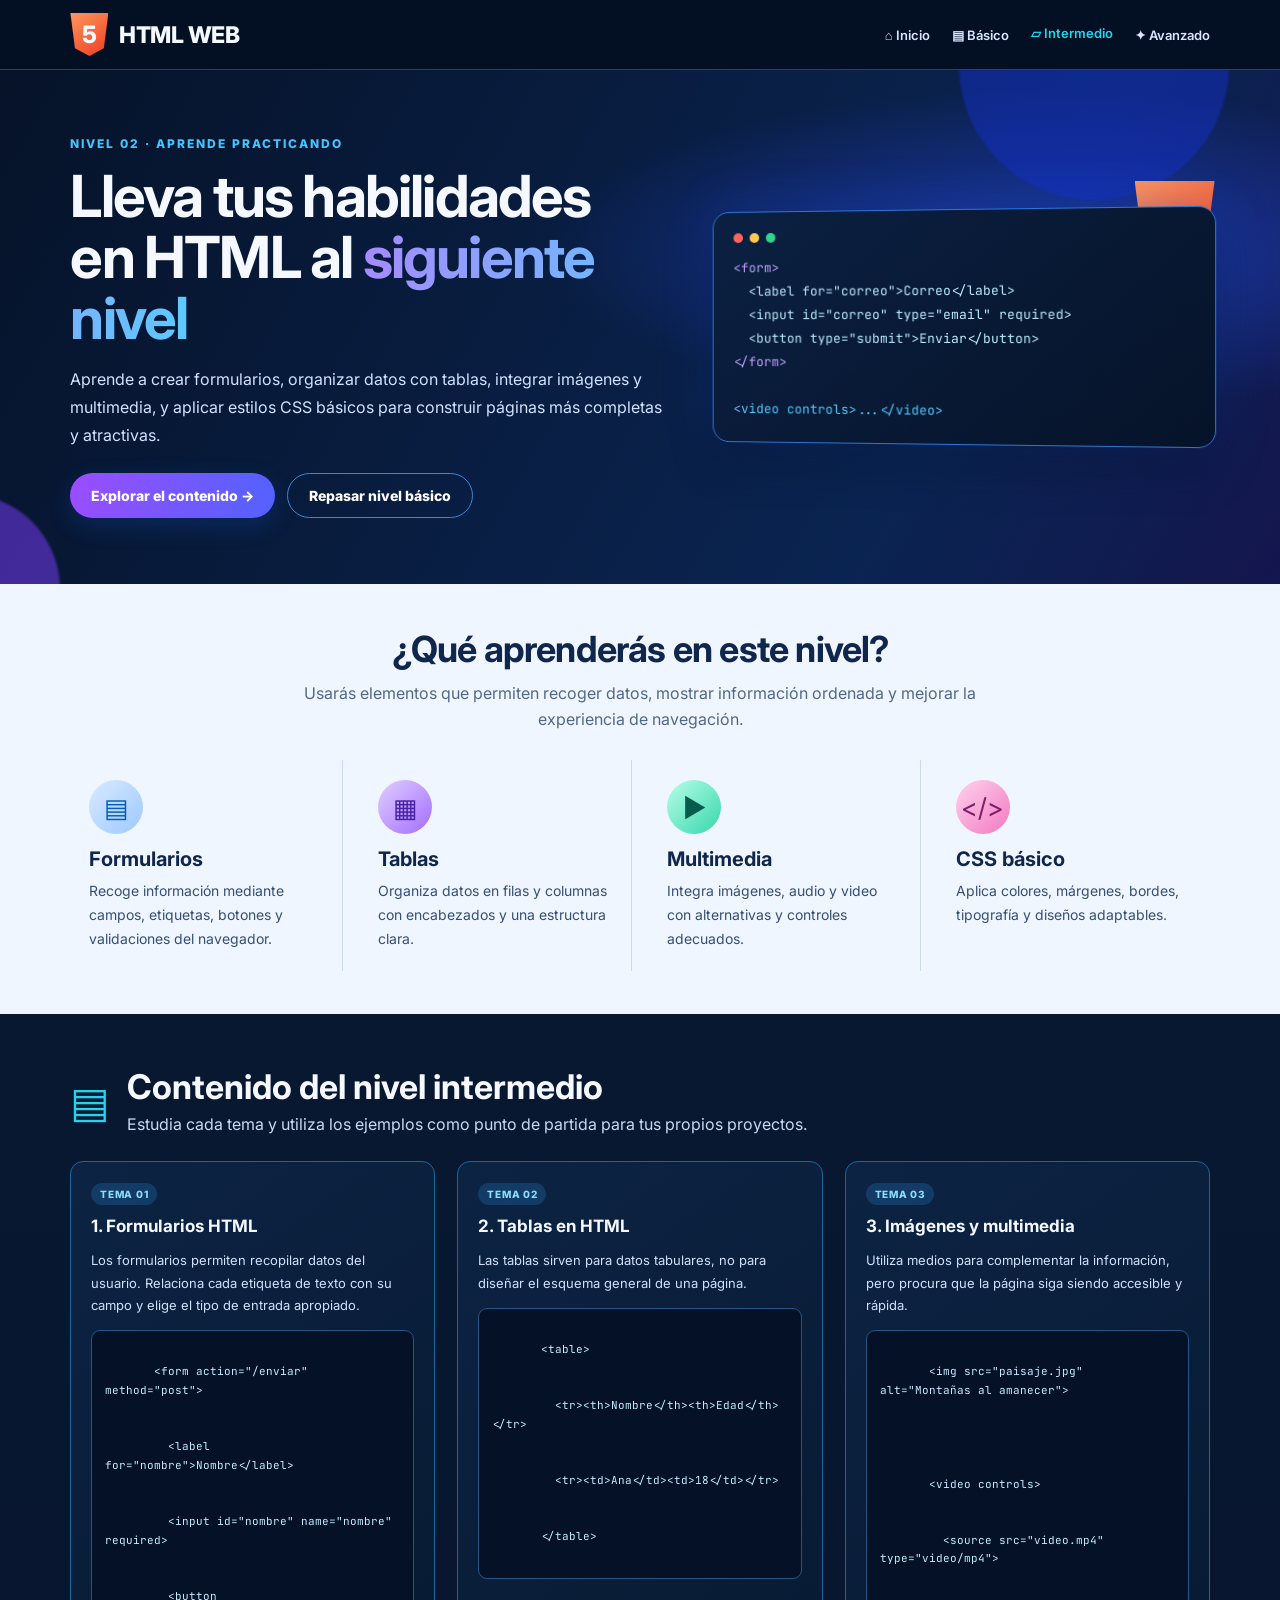
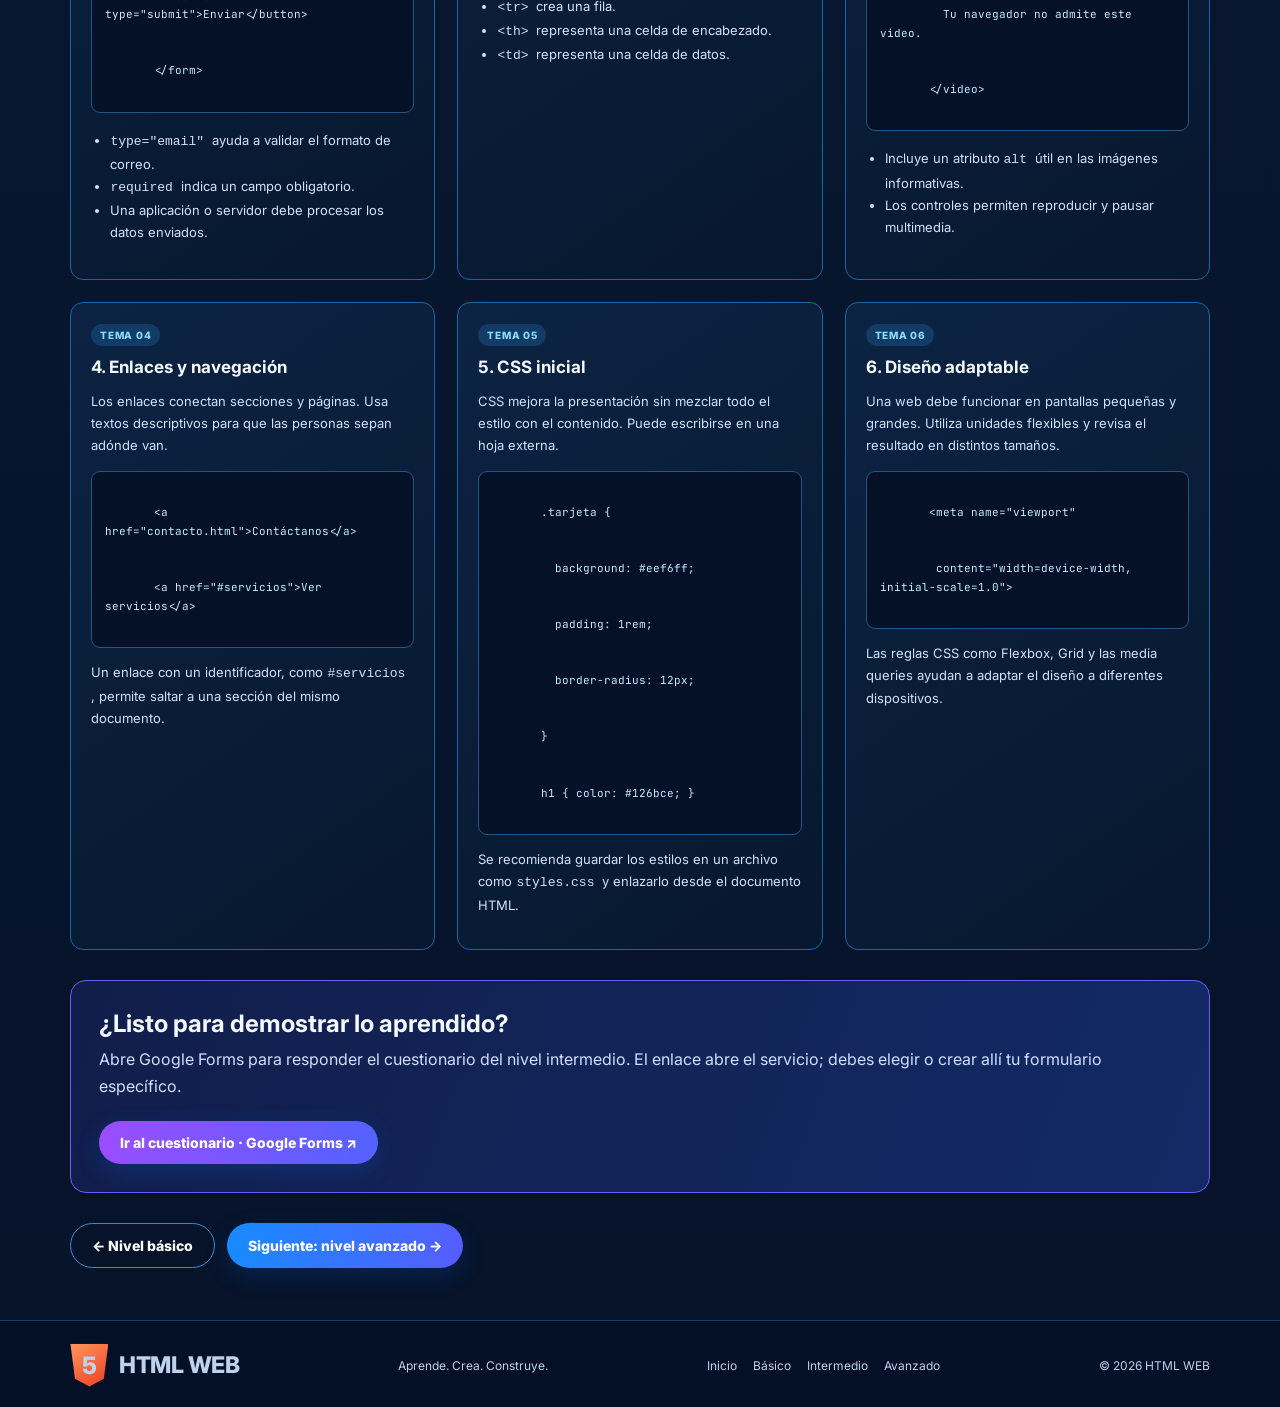
<file: intermedio.html>
<!DOCTYPE html>
<!DOCTYPE html>
<html lang="es">
 <head>
  <meta charset="utf-8"/>
  <meta content="width=device-width, initial-scale=1.0" name="viewport"/>
  <meta content="Aprende HTML desde cero con gu&iacute;as, ejemplos y actividades pr&aacute;cticas." name="description"/>
  <title>
   Nivel intermedio | HTML WEB
  </title>
  <link href="styles.css" rel="stylesheet"/>
  <script defer="" src="script.js">
  </script>
 </head>
 <body>
  <header class="site-header">
   <a class="brand" href="index.html">
    <span class="shield">
     5
    </span>
    HTML WEB
   </a>
   <nav aria-label="Navegaci&oacute;n principal" class="nav">
    <a class="" href="index.html">
     ⌂ Inicio
    </a>
    <a class="" href="basico.html">
     ▤ B&aacute;sico
    </a>
    <a class="active" href="intermedio.html">
     &fltns; Intermedio
    </a>
    <a class="" href="avanzado.html">
     ✦ Avanzado
    </a>
   </nav>
  </header>
  <main>
   <section class="hero">
    <div class="reveal">
     <div class="eyebrow">
      Nivel 02 &middot; Aprende practicando
     </div>
     <h1>
      Lleva tus habilidades en HTML al
      <span class="purple-text">
       siguiente nivel
      </span>
     </h1>
     <p>
      Aprende a crear formularios, organizar datos con tablas, integrar im&aacute;genes y multimedia, y aplicar estilos CSS b&aacute;sicos para construir p&aacute;ginas m&aacute;s completas y atractivas.
     </p>
     <div class="actions">
      <a class="btn violet" href="#temas">
       Explorar el contenido &rarr;
      </a>
      <a class="btn secondary" href="basico.html">
       Repasar nivel b&aacute;sico
      </a>
     </div>
    </div>
    <div class="hero-art reveal delay-2">
     <div class="float-badge">
      5
     </div>
     <div class="code-window">
      <div class="dots">
       <i>
       </i>
       <i>
       </i>
       <i>
       </i>
      </div>
      <span class="code-purple">
       &lt;form&gt;
      </span>
      <br/>
      &nbsp;&nbsp;&lt;label for="correo"&gt;Correo&lt;/label&gt;
      <br/>
      &nbsp;&nbsp;&lt;input id="correo" type="email" required&gt;
      <br/>
      &nbsp;&nbsp;&lt;button type="submit"&gt;Enviar&lt;/button&gt;
      <br/>
      <span class="code-purple">
       &lt;/form&gt;
      </span>
      <br/>
      <br/>
      <span class="code-blue">
       &lt;video controls&gt;...&lt;/video&gt;
      </span>
     </div>
    </div>
   </section>
   <section class="light-section">
    <div class="section-heading reveal">
     <h2>
      &iquest;Qu&eacute; aprender&aacute;s en este nivel?
     </h2>
     <p>
      Usar&aacute;s elementos que permiten recoger datos, mostrar informaci&oacute;n ordenada y mejorar la experiencia de navegaci&oacute;n.
     </p>
    </div>
    <div class="grid-4">
     <article class="info-card reveal scroll-reveal">
      <div class="icon">
       ▤
      </div>
      <h3>
       Formularios
      </h3>
      <p>
       Recoge informaci&oacute;n mediante campos, etiquetas, botones y validaciones del navegador.
      </p>
     </article>
     <article class="info-card reveal scroll-reveal delay-1">
      <div class="icon purple">
       ▦
      </div>
      <h3>
       Tablas
      </h3>
      <p>
       Organiza datos en filas y columnas con encabezados y una estructura clara.
      </p>
     </article>
     <article class="info-card reveal scroll-reveal delay-2">
      <div class="icon mint">
       ▶
      </div>
      <h3>
       Multimedia
      </h3>
      <p>
       Integra im&aacute;genes, audio y video con alternativas y controles adecuados.
      </p>
     </article>
     <article class="info-card reveal scroll-reveal delay-3">
      <div class="icon pink">
       &lt;/&gt;
      </div>
      <h3>
       CSS b&aacute;sico
      </h3>
      <p>
       Aplica colores, m&aacute;rgenes, bordes, tipograf&iacute;a y dise&ntilde;os adaptables.
      </p>
     </article>
    </div>
   </section>
   <section class="dark-section" id="temas">
    <div class="section-title reveal">
     <span class="big-icon">
      ▤
     </span>
     <div>
      <h2>
       Contenido del nivel intermedio
      </h2>
      <p>
       Estudia cada tema y utiliza los ejemplos como punto de partida para tus propios proyectos.
      </p>
     </div>
    </div>
    <div class="grid-3">
     <article class="lesson-card reveal scroll-reveal">
      <span class="tag">
       TEMA 01
      </span>
      <h3>
       1. Formularios HTML
      </h3>
      <p>
       Los formularios permiten recopilar datos del usuario. Relaciona cada etiqueta de texto con su campo y elige el tipo de entrada apropiado.
      </p>
      <div class="snippet">
       &lt;form action="/enviar" method="post"&gt;
       <br/>
       &nbsp;&nbsp;&lt;label for="nombre"&gt;Nombre&lt;/label&gt;
       <br/>
       &nbsp;&nbsp;&lt;input id="nombre" name="nombre" required&gt;
       <br/>
       &nbsp;&nbsp;&lt;button type="submit"&gt;Enviar&lt;/button&gt;
       <br/>
       &lt;/form&gt;
      </div>
      <ul>
       <li>
        <code>
         type="email"
        </code>
        ayuda a validar el formato de correo.
       </li>
       <li>
        <code>
         required
        </code>
        indica un campo obligatorio.
       </li>
       <li>
        Una aplicaci&oacute;n o servidor debe procesar los datos enviados.
       </li>
      </ul>
     </article>
     <article class="lesson-card reveal scroll-reveal delay-1">
      <span class="tag">
       TEMA 02
      </span>
      <h3>
       2. Tablas en HTML
      </h3>
      <p>
       Las tablas sirven para datos tabulares, no para dise&ntilde;ar el esquema general de una p&aacute;gina.
      </p>
      <div class="snippet">
       &lt;table&gt;
       <br/>
       &nbsp;&nbsp;&lt;tr&gt;&lt;th&gt;Nombre&lt;/th&gt;&lt;th&gt;Edad&lt;/th&gt;&lt;/tr&gt;
       <br/>
       &nbsp;&nbsp;&lt;tr&gt;&lt;td&gt;Ana&lt;/td&gt;&lt;td&gt;18&lt;/td&gt;&lt;/tr&gt;
       <br/>
       &lt;/table&gt;
      </div>
      <ul>
       <li>
        <code>
         &lt;tr&gt;
        </code>
        crea una fila.
       </li>
       <li>
        <code>
         &lt;th&gt;
        </code>
        representa una celda de encabezado.
       </li>
       <li>
        <code>
         &lt;td&gt;
        </code>
        representa una celda de datos.
       </li>
      </ul>
     </article>
     <article class="lesson-card reveal scroll-reveal delay-2">
      <span class="tag">
       TEMA 03
      </span>
      <h3>
       3. Im&aacute;genes y multimedia
      </h3>
      <p>
       Utiliza medios para complementar la informaci&oacute;n, pero procura que la p&aacute;gina siga siendo accesible y r&aacute;pida.
      </p>
      <div class="snippet">
       &lt;img src="paisaje.jpg" alt="Monta&ntilde;as al amanecer"&gt;
       <br/>
       <br/>
       &lt;video controls&gt;
       <br/>
       &nbsp;&nbsp;&lt;source src="video.mp4" type="video/mp4"&gt;
       <br/>
       &nbsp;&nbsp;Tu navegador no admite este video.
       <br/>
       &lt;/video&gt;
      </div>
      <ul>
       <li>
        Incluye un atributo
        <code>
         alt
        </code>
        &uacute;til en las im&aacute;genes informativas.
       </li>
       <li>
        Los controles permiten reproducir y pausar multimedia.
       </li>
      </ul>
     </article>
     <article class="lesson-card reveal scroll-reveal">
      <span class="tag">
       TEMA 04
      </span>
      <h3>
       4. Enlaces y navegaci&oacute;n
      </h3>
      <p>
       Los enlaces conectan secciones y p&aacute;ginas. Usa textos descriptivos para que las personas sepan ad&oacute;nde van.
      </p>
      <div class="snippet">
       &lt;a href="contacto.html"&gt;Cont&aacute;ctanos&lt;/a&gt;
       <br/>
       &lt;a href="#servicios"&gt;Ver servicios&lt;/a&gt;
      </div>
      <p>
       Un enlace con un identificador, como
       <code>
        #servicios
       </code>
       , permite saltar a una secci&oacute;n del mismo documento.
      </p>
     </article>
     <article class="lesson-card reveal scroll-reveal delay-1">
      <span class="tag">
       TEMA 05
      </span>
      <h3>
       5. CSS inicial
      </h3>
      <p>
       CSS mejora la presentaci&oacute;n sin mezclar todo el estilo con el contenido. Puede escribirse en una hoja externa.
      </p>
      <div class="snippet">
       .tarjeta {
       <br/>
       &nbsp;&nbsp;background: #eef6ff;
       <br/>
       &nbsp;&nbsp;padding: 1rem;
       <br/>
       &nbsp;&nbsp;border-radius: 12px;
       <br/>
       }
       <br/>
       h1 { color: #126bce; }
      </div>
      <p>
       Se recomienda guardar los estilos en un archivo como
       <code>
        styles.css
       </code>
       y enlazarlo desde el documento HTML.
      </p>
     </article>
     <article class="lesson-card reveal scroll-reveal delay-2">
      <span class="tag">
       TEMA 06
      </span>
      <h3>
       6. Dise&ntilde;o adaptable
      </h3>
      <p>
       Una web debe funcionar en pantallas peque&ntilde;as y grandes. Utiliza unidades flexibles y revisa el resultado en distintos tama&ntilde;os.
      </p>
      <div class="snippet">
       &lt;meta name="viewport"
       <br/>
       &nbsp;content="width=device-width, initial-scale=1.0"&gt;
      </div>
      <p>
       Las reglas CSS como Flexbox, Grid y las media queries ayudan a adaptar el dise&ntilde;o a diferentes dispositivos.
      </p>
     </article>
    </div>
    <div class="quiz-banner reveal scroll-reveal">
     <div>
      <h2>
       &iquest;Listo para demostrar lo aprendido?
      </h2>
      <p>
       Abre Google Forms para responder el cuestionario del nivel intermedio. El enlace abre el servicio; debes elegir o crear all&iacute; tu formulario espec&iacute;fico.
      </p>
     </div>
     <a class="btn violet" href="https://forms.google.com/" rel="noopener" target="_blank">
      Ir al cuestionario &middot; Google Forms &nearrow;
     </a>
    </div>
    <div class="actions">
     <a class="btn secondary" href="basico.html">
      &larr; Nivel b&aacute;sico
     </a>
     <a class="btn" href="avanzado.html">
      Siguiente: nivel avanzado &rarr;
     </a>
    </div>
   </section>
  </main>
  <footer class="site-footer">
   <a class="brand" href="index.html">
    <span class="shield">
     5
    </span>
    HTML WEB
   </a>
   <span>
    Aprende. Crea. Construye.
   </span>
   <div class="footer-links">
    <a href="index.html">
     Inicio
    </a>
    <a href="basico.html">
     B&aacute;sico
    </a>
    <a href="intermedio.html">
     Intermedio
    </a>
    <a href="avanzado.html">
     Avanzado
    </a>
   </div>
   <span>
    &copy;
    <span data-year="">
     2026
    </span>
    HTML WEB
   </span>
  </footer>
 </body>
</html>
</file>
<file: styles.css>
@import url('https://fonts.googleapis.com/css2?family=Inter:wght@400;500;600;700;800&family=JetBrains+Mono:wght@400;600&display=swap');
:root {
    --bg:#061329;
    --bg2:#0a2043;
    --ink:#10264c;
    --blue:#198cff;
    --cyan:#24d4ef;
    --violet:#8054ff;
    --orange:#ff7048;
    --light:#f0f6ff;
    --muted:#c9d9f4;
    --green:#4ee1b1;
    --line:#1d4e82
}
* {
    box-sizing:border-box
}
html {
    scroll-behavior:smooth;
    scroll-padding-top:90px
}
body {
    margin:0;
    font-family:Inter,Arial,sans-serif;
    background:var(--bg);
    color:#f5f8ff;
    overflow-x:hidden
}
a {
    color:inherit
}
button,a {
    -webkit-tap-highlight-color:transparent
}
.site-header {
    position:sticky;
    top:0;
    z-index:20;
    display:flex;
    align-items:center;
    justify-content:space-between;
    gap:20px;
    padding:13px 5.5%;
    background:rgba(4,16,36,.88);
    backdrop-filter:blur(16px);
    border-bottom:1px solid #20446b;
    animation:slideDown .7s both
}
.brand {
    display:flex;
    align-items:center;
    gap:11px;
    font-size:23px;
    font-weight:800;
    letter-spacing:-.5px;
    text-decoration:none
}
.shield {
    display:grid;
    place-items:center;
    width:38px;
    height:43px;
    background:linear-gradient(145deg,#ff965c,#ed3e21);
    clip-path:polygon(0 0,100% 0,88% 82%,50% 100%,12% 82%);
    font-size:24px;
    font-weight:800;
    filter:drop-shadow(0 5px 10px #f44b3655)
}
.nav {
    display:flex;
    gap:22px;
    align-items:center;
    flex-wrap:wrap
}
.nav a {
    text-decoration:none;
    font-size:13px;
    font-weight:600;
    color:#d8e7ff;
    transition:color .25s,transform .25s
}
.nav a:hover,.nav a.active {
    color:var(--cyan);
    transform:translateY(-2px)
}
.hero {
    position:relative;
    isolation:isolate;
    display:grid;
    grid-template-columns:1.08fr .92fr;
    align-items:center;
    gap:42px;
    padding:66px 5.5%;
    min-height:390px;
    overflow:hidden;
    background:radial-gradient(ellipse at 82% 35%,#1c36a5 0,transparent 34%),linear-gradient(120deg,#061329,#0a2451 72%,#14164e)
}
.hero:before,.hero:after {
    content:"";
    position:absolute;
    z-index:-1;
    border-radius:50%;
    filter:blur(1px);
    opacity:.5;
    animation:float 8s ease-in-out infinite
}
.hero:before {
    width:270px;
    height:270px;
    background:#142fc9;
    right:4%;
    top:-140px
}
.hero:after {
    width:190px;
    height:190px;
    background:#7b3cff;
    left:-130px;
    bottom:-100px;
    animation-delay:-3s
}
.eyebrow {
    font-size:12px;
    font-weight:800;
    letter-spacing:2px;
    text-transform:uppercase;
    color:#43c5ff
}
.hero h1 {
    font-size:clamp(36px,4.6vw,58px);
    line-height:1.05;
    letter-spacing:-1.8px;
    margin:15px 0
}
.gradient-text {
    background:linear-gradient(90deg,#ff8b55,#ff5c47);
    -webkit-background-clip:text;
    background-clip:text;
    color:transparent
}
.purple-text {
    background:linear-gradient(90deg,#a58bff,#5dc9ff);
    -webkit-background-clip:text;
    background-clip:text;
    color:transparent
}
.hero p {
    max-width:610px;
    color:#d2e2ff;
    font-size:16px;
    line-height:1.75
}
.actions {
    display:flex;
    gap:12px;
    flex-wrap:wrap;
    margin-top:24px
}
.btn {
    display:inline-flex;
    align-items:center;
    justify-content:center;
    gap:10px;
    text-decoration:none;
    border:0;
    border-radius:30px;
    padding:13px 21px;
    font-weight:800;
    font-size:14px;
    background:linear-gradient(100deg,#168cff,#575cff);
    color:white;
    box-shadow:0 8px 25px #176bff30;
    transition:transform .25s,box-shadow .25s,filter .25s;
    cursor:pointer
}
.btn:hover {
    transform:translateY(-4px) scale(1.02);
    box-shadow:0 13px 30px #176bff55;
    filter:saturate(1.2)
}
.btn.secondary {
    background:transparent;
    border:1px solid #3989d5;
    box-shadow:none
}
.btn.violet {
    background:linear-gradient(100deg,#9b4dff,#5262ff)
}
.hero-art {
    position:relative;
    animation:float 6s ease-in-out infinite
}
.code-window {
    background:linear-gradient(140deg,#0b2042,#061329);
    border:1px solid #2977d9;
    border-radius:17px;
    padding:21px;
    box-shadow:0 0 55px #1b5dff33,0 20px 45px #0005;
    transform:perspective(800px) rotateY(-5deg);
    font:13px/1.85 'JetBrains Mono',monospace;
    color:#bfeeff;
    overflow:hidden
}
.dots {
    display:flex;
    gap:7px;
    margin-bottom:14px
}
.dots i {
    width:10px;
    height:10px;
    border-radius:50%;
    background:#ff635e
}
.dots i:nth-child(2) {
    background:#ffca4b
}
.dots i:nth-child(3) {
    background:#2ed58b
}
.code-blue {
    color:#52caff
}
.code-orange {
    color:#ff9b76
}
.code-purple {
    color:#c5a0ff
}
.float-badge {
    position:absolute;
    right:-5px;
    top:-28px;
    display:grid;
    place-items:center;
    width:80px;
    height:90px;
    clip-path:polygon(0 0,100% 0,88% 82%,50% 100%,12% 82%);
    background:linear-gradient(140deg,#ff945d,#f04423);
    font-size:46px;
    font-weight:800;
    filter:drop-shadow(0 8px 16px #0005);
    animation:badgeBob 4s ease-in-out infinite
}
.light-section {
    background:var(--light);
    color:var(--ink);
    padding:43px 5.5%
}
.section-heading {
    text-align:center;
    margin:0 auto 28px;
    max-width:760px
}
.section-heading h2 {
    font-size:clamp(26px,3vw,36px);
    margin:0 0 9px;
    letter-spacing:-.8px
}
.section-heading p {
    color:#526887;
    line-height:1.65;
    margin:0
}
.grid-3 {
    display:grid;
    grid-template-columns:repeat(3,minmax(0,1fr));
    gap:22px
}
.grid-4 {
    display:grid;
    grid-template-columns:repeat(4,minmax(0,1fr));
    gap:16px
}
.info-card {
    padding:20px 19px;
    border-right:1px solid #cbd9ee;
    transition:transform .3s
}
.info-card:last-child {
    border-right:0
}
.icon {
    width:54px;
    height:54px;
    display:grid;
    place-items:center;
    border-radius:50%;
    background:linear-gradient(135deg,#d8eaff,#9cc9ff);
    color:#075cb5;
    font-size:26px;
    margin-bottom:13px
}
.icon.mint {
    background:linear-gradient(135deg,#b9ffe7,#36d6ad);
    color:#075b4d
}
.icon.pink {
    background:linear-gradient(135deg,#ffd3ed,#f278c2);
    color:#7d1d67
}
.icon.purple {
    background:linear-gradient(135deg,#e0d0ff,#a46bff);
    color:#4522a5
}
.info-card h3 {
    margin:0 0 8px;
    font-size:20px
}
.info-card p {
    margin:0;
    color:#344e75;
    font-size:14px;
    line-height:1.7
}
.dark-section {
    padding:52px 5.5%;
    background:linear-gradient(180deg,#081831,#061329)
}
.section-title {
    display:flex;
    align-items:center;
    gap:17px;
    margin-bottom:24px
}
.section-title .big-icon {
    font-size:42px;
    color:var(--cyan)
}
.section-title h2 {
    margin:0 0 5px;
    font-size:clamp(25px,3vw,34px)
}
.section-title p {
    margin:0;
    color:#c8d9f4;
    line-height:1.6
}
.lesson-card {
    border:1px solid #1767a5;
    border-radius:13px;
    padding:20px;
    background:linear-gradient(145deg,#0c2343,#07182e);
    transition:transform .3s,border-color .3s,box-shadow .3s
}
.lesson-card:hover {
    transform:translateY(-7px);
    border-color:#3cc9ff;
    box-shadow:0 14px 32px #0003
}
.lesson-card h3 {
    font-size:17px;
    margin:0 0 10px
}
.lesson-card p,.lesson-card li {
    font-size:13px;
    line-height:1.7;
    color:#d1e1fa
}
.lesson-card ul {
    padding-left:19px
}
.snippet {
    background:#041126;
    border:1px solid #225687;
    border-radius:9px;
    padding:13px;
    margin-top:14px;
    color:#c5edff;
    font:11px/1.7 'JetBrains Mono',monospace;
    overflow-x:auto;
    white-space:pre-wrap;
    overflow-wrap:anywhere
}
.tag {
    display:inline-block;
    padding:5px 9px;
    border-radius:20px;
    background:#123b65;
    color:#8bdcff;
    font-size:10px;
    font-weight:800;
    letter-spacing:.7px;
    margin-bottom:11px
}
.callout {
    display:flex;
    align-items:center;
    justify-content:space-between;
    gap:20px;
    flex-wrap:wrap;
    margin-top:26px;
    padding:24px 27px;
    border:1px solid #6f5cff;
    border-radius:15px;
    background:linear-gradient(105deg,#18265b,#101d49 60%,#132c69)
}
.callout h2 {
    margin:0 0 7px;
    font-size:24px
}
.callout p {
    margin:0;
    color:#d3e2ff;
    line-height:1.6;
    font-size:14px
}
.callout-copy {
    max-width:680px
}
.note {
    padding:16px 19px;
    border-left:4px solid var(--blue);
    background:#e3f2ff;
    border-radius:8px;
    color:#143d69;
    line-height:1.7;
    margin-bottom:24px
}
.content-wrap {
    width:min(1120px,89%);
    margin:35px auto 50px
}
.content-card {
    background:white;
    color:var(--ink);
    border:1px solid #d8e5f7;
    border-radius:15px;
    padding:26px;
    margin:20px 0;
    box-shadow:0 10px 28px #0613290c
}
.content-card h2 {
    margin-top:0
}
.content-card p,.content-card li {
    line-height:1.8;
    color:#354d70
}
.content-card code {
    font-family:'JetBrains Mono',monospace;
    background:#eaf2ff;
    border-radius:4px;
    padding:2px 5px;
    color:#0c56a1
}
.content-card .snippet {
    background:#07152c;
    color:#c8f0ff;
    font-size:12px
}
.two-col {
    display:grid;
    grid-template-columns:1fr 1fr;
    gap:20px;
    align-items:start
}
.table-wrap {
    overflow-x:auto
}
table {
    border-collapse:collapse;
    width:100%;
    font-size:13px
}
th,td {
    border:1px solid #c7d9f1;
    padding:10px;
    text-align:left
}
th {
    background:#e4f1ff
}
.quiz-banner {
    margin:30px 0;
    padding:28px;
    border:1px solid #705bff;
    border-radius:16px;
    background:linear-gradient(110deg,#111e4b,#132a66);
    display:flex;
    justify-content:space-between;
    align-items:center;
    gap:20px;
    flex-wrap:wrap
}
.quiz-banner h2 {
    margin:0 0 8px
}
.quiz-banner p {
    color:#d0dfff;
    line-height:1.7;
    margin:0
}
.site-footer {
    display:flex;
    align-items:center;
    justify-content:space-between;
    gap:20px;
    flex-wrap:wrap;
    padding:23px 5.5%;
    border-top:1px solid #1e416a;
    background:#041025;
    color:#bfd1ed;
    font-size:12px
}
.footer-links {
    display:flex;
    gap:16px;
    flex-wrap:wrap
}
.footer-links a {
    text-decoration:none
}
.footer-links a:hover {
    color:var(--cyan)
}
.reveal {
    opacity:1;
    transform:none;
    animation:fadeUp .8s both;
    animation-timing-function:cubic-bezier(.2,.7,.2,1)
}
.delay-1 {
    animation-delay:.12s
}
.delay-2 {
    animation-delay:.24s
}
.delay-3 {
    animation-delay:.36s
}
/* Animación de aparición al desplazarse: CSS puro en navegadores compatibles. */
@supports (animation-timeline: view()) {
    .scroll-reveal {
        animation:scrollFade linear both;
        animation-timeline:view();
        animation-range:entry 0% entry 35%
    }
}
@keyframes slideDown {
    from {
        opacity:0;
        transform:translateY(-18px)
    }
    to {
        opacity:1;
        transform:translateY(0)
    }
}
@keyframes float {
    0%,100% {
        transform:translateY(0)
    }
    50% {
        transform:translateY(-12px)
    }
}
@keyframes badgeBob {
    0%,100% {
        transform:rotate(5deg) translateY(0)
    }
    50% {
        transform:rotate(-4deg) translateY(-8px)
    }
}
@keyframes glow {
    0%,100% {
        box-shadow:0 0 15px #268cff22
    }
    50% {
        box-shadow:0 0 30px #268cff44
    }
}
@keyframes fadeUp {
    from {
        opacity:0;
        transform:translateY(22px)
    }
    to {
        opacity:1;
        transform:translateY(0)
    }
}
@keyframes scrollFade {
    from {
        opacity:.2;
        transform:translateY(24px)
    }
    to {
        opacity:1;
        transform:translateY(0)
    }
}
@media(prefers-reduced-motion:reduce) {
    *,*:before,*:after {
        scroll-behavior:auto!important;
        animation:none!important;
        transition:none!important
    }
    .reveal,.scroll-reveal {
        opacity:1;
        transform:none
    }
}
@media(max-width:900px) {
    .hero {
        grid-template-columns:1fr;
        padding-top:46px
    }
    .hero-art {
        max-width:620px;
        width:100%;
        margin:0 auto
    }
    .grid-4 {
        grid-template-columns:repeat(2,minmax(0,1fr))
    }
    .grid-3 {
        grid-template-columns:1fr
    }
    .info-card {
        border-right:0;
        border-bottom:1px solid #cbd9ee;
        padding:15px 0
    }
    .info-card:last-child {
        border-bottom:0
    }
    .nav {
        gap:12px
    }
    .nav a {
        font-size:12px
    }
}
@media(max-width:560px) {
    .site-header {
        padding:12px 4%;
        align-items:flex-start
    }
    .brand {
        font-size:19px
    }
    .shield {
        width:31px;
        height:36px;
        font-size:20px
    }
    .nav {
        width:100%;
        justify-content:space-between;
        gap:8px
    }
    .hero {
        padding:40px 5%
    }
    .hero h1 {
        letter-spacing:-1px
    }
    .light-section,.dark-section {
        padding:35px 5%
    }
    .grid-4,.two-col {
        grid-template-columns:1fr
    }
    .content-wrap {
        width:92%
    }
    .content-card {
        padding:20px
    }
    .callout {
        padding:20px
    }
    .site-footer {
        padding:22px 5%
    }
    .code-window {
        font-size:11px;
        padding:15px
    }
}
</file>
